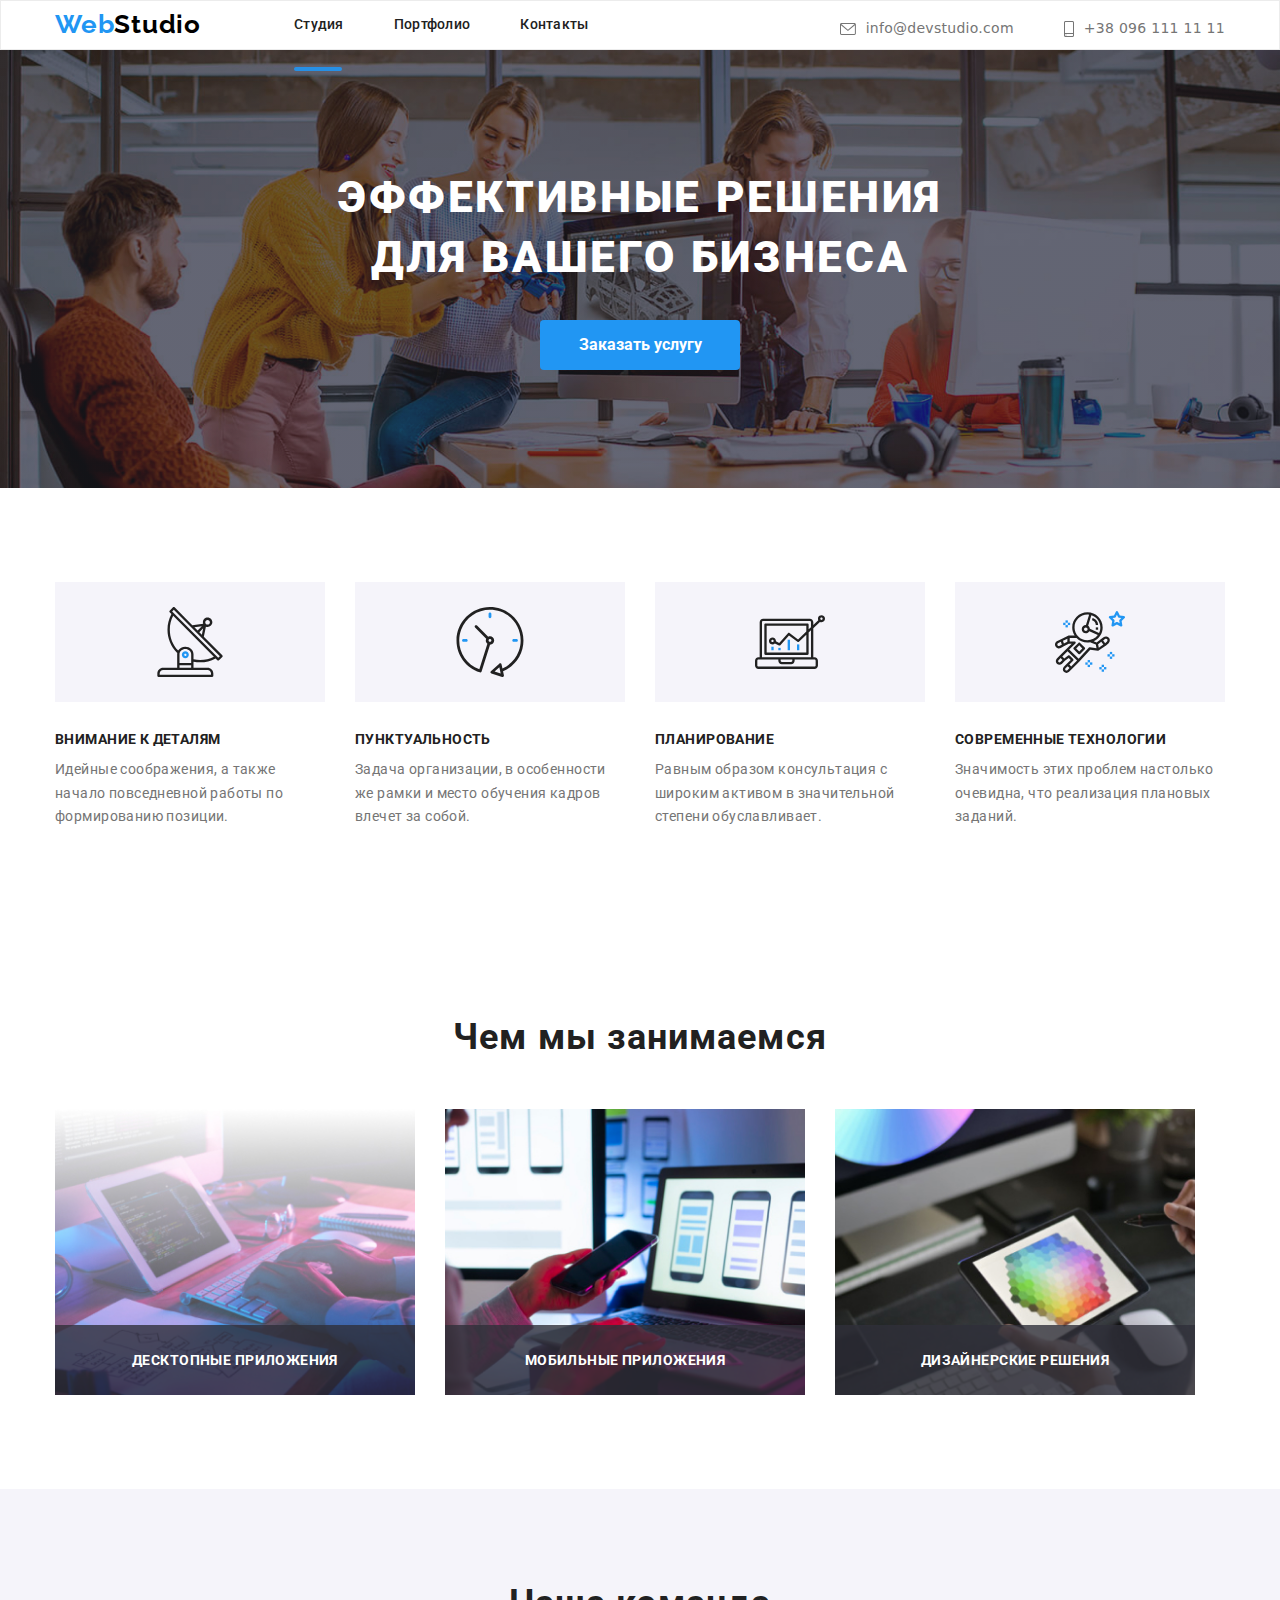
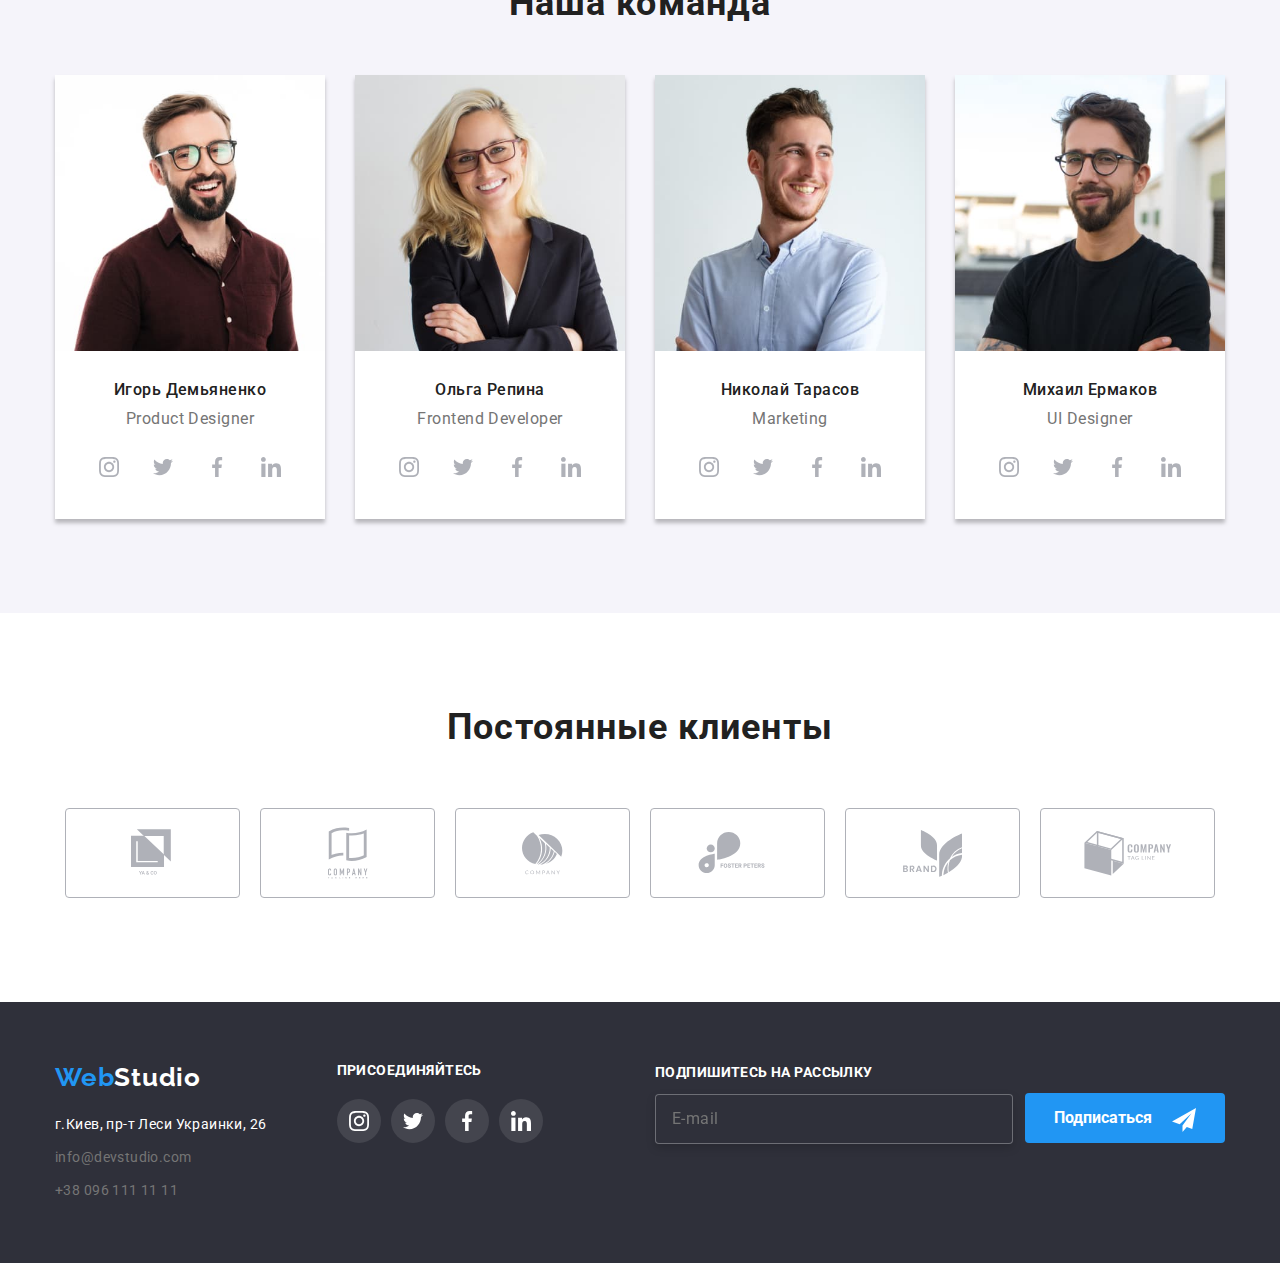
<file: index.html>
<!DOCTYPE html>
<html lang="ru">
<head>
    <meta charset="UTF-8">
    <meta name="viewport" content="width=device-width, initial-scale=1.0">
    <title>WebStudio</title>
    <link rel="stylesheet" href="https://cdnjs.cloudflare.com/ajax/libs/modern-normalize/1.0.0/modern-normalize.min.css">
    <link rel="stylesheet" href="css/main.min.css"> 
    <link rel="preconnect" href="https://fonts.gstatic.com">
    <link href="https://fonts.googleapis.com/css2?family=Raleway:wght@400;700&family=Roboto:wght@400;500;700;900&display=swap" rel="stylesheet">
</head>
<body>                                
    <header class="header">
        <div class="container">
        <nav class="navigation">
            <a class="logo" href="/">
                <p class="logo-header">Web<span class="logo-studio">Studio</span></p>
        </a>
        <button type="button" class="menu-button is-open" aria-expanded="false" aria-controls="menu-container" data-menu-button>
            <svg width="40" height="40" aria-label="переключатель мобильного меню">
                <use class="icon-menu" href="./images/sprite-3.svg#icon-menu_24px"></use>
                <use class="icon-cross" href="./images/sprite-3.svg#icon-close_24px"></use>
            </svg>
        </button>
        <div class="menu-container" id="menu-container" data-menu>
           <div class="div-menu"> 
               <ul class="menu list">
                <li class="menu-list-item">
                    <a class="menu-list-link current" href="./index.html">Студия</a>
                </li>
                <li class="menu-list-item">
                    <a class="menu-list-link" href="./portfolio.html">Портфолио</a>
                </li>
                <li class="menu-list-item">
                    <a class="menu-list-link" href="">Контакты</a>
                </li>
            </ul>
            </div>
            <div class="div-address">
            <address class="address">
                <ul class="address-list list">
                    <li class="address-list-mail">
            
                        <a class="address-mail-link" href="mailto:info@devstudio.com">
                            <svg class="envelope-icon" width="16" height="12">
                                <use href="./images/sprite.svg#icon-envelope-1">
                                </use>
                            </svg>info@devstudio.com</a>
                    </li>
            
                    <li class="address-list-tel">
                        <a class="address-tel-link" href="tel:+380961111111">
                            <svg class="tel-icon" width="10" height="16">
                                <use href="./images/sprite.svg#icon-smartphone-1">
                                </use>
                            </svg>+38 096 111 11 11</a>
                    </li>
                </ul>
            </address>
            </div>
            </nav>
            </div>
        </div>
       
    </header>
    <main>
        <!--Hero-->
        <section class="hero section">
            <div class="container">
            <h1 class="hero-title">Эффективные решения<br> для вашего бизнеса</h1>
            <button class="first-button" type="button" data-modal-open>Заказать услугу</button>
            </div>
        </section>
        <!--особенности-->
       <section class="dignity section">
            <div class="container">
        <ul class="dignity-list list container">
            <li class="dignity-cardset">
                <h2 class="visually-hidden">Наши достоинства</h2>
                <div class="dignity-icon-frame">
                <svg class="dignity-icon" width="70" height="70">
                    <use href="./images/sprite.svg#icon-antenna-1"></use>
                </svg>
                </div>
                <h3 class="dignity-title">Внимание к деталям</h3>
                <p class="dignity-list-item">Идейные соображения, а также начало повседневной работы по формированию позиции.</p>
            </li>
            <li class="dignity-cardset">
                <div class="dignity-icon-frame">
                <svg class="dignity-icon" width="70" height="70">
                    <use href="./images/sprite.svg#icon-clock-1"></use>
                </svg>
                </div>
                <h3 class="dignity-title">Пунктуальность</h3>
                <p class="dignity-list-item">Задача организации, в особенности же рамки и место обучения кадров влечет за собой.</p>
            </li>
            <li class="dignity-cardset">
                <div class="dignity-icon-frame">
                <svg class="dignity-icon" width="70" height="70">
                    <use href="./images/sprite.svg#icon-diagram-1"></use>
                </svg>
                </div>
                <h3 class="dignity-title">Планирование</h3>
                <p class="dignity-list-item">Равным образом консультация с широким активом в значительной степени обуславливает.</p>
            </li>
            <li class="dignity-cardset">
                <div class="dignity-icon-frame">
                <svg class="dignity-icon" width="70" height="70">
                    <use href="./images/sprite.svg#icon-astronaut-1"></use>
                </svg>
                </div>
                <h3 class="dignity-title">Современные технологии</h3>
                <p class="dignity-list-item">Значимость этих проблем настолько очевидна, что реализация плановых заданий.</p>
            </li>
        </ul>
    </div>
        </section>
        <!--Чем мы занимаемся-->
       <section class="occupation section">
            <div class="container">
            <h2 class="occupation-title">Чем мы занимаемся</h2>
            <ul class="occupation-list list">
                <li class="occupation-list-img">
                    <div class="thumb">
                        <picture class="occupation-list-picture">
                            <source srcset="./images/what-we-do/desctop.jpg 1x, ./images/what-we-do/desctop@2x.jpg 2x" 
                            media="(min-width: 1200px)">
                            <img class="occupation-picture" src="./images/what-we-do/desctop.jpg" alt="вёрстка">
                        </picture>
                    
                <p class="label">ДЕСКТОПНЫЕ ПРИЛОЖЕНИЯ</p>
                </div>
                </li>
                <li class="occupation-list-img">
                    <div class="thumb">
                        <picture class="occupation-list-picture">
                            <source srcset="./images/what-we-do/mobile.jpg 1x, ./images/what-we-do/mobile@2x.jpg 2x" 
                            media="(min-width: 1200px)">
                            <img src="./images/what-we-do/mobile.jpg" alt="апликации">
                        </picture>
                    
                <p class="label">МОБИЛЬНЫЕ ПРИЛОЖЕНИЯ</p>
                </div>
                </li>
                <li class="occupation-list-img">
                    <div class="thumb">
                        <picture class="occupation-list-picture">
                            <source srcset="./images/what-we-do/design.jpg 1x, ./images/what-we-do/design@2x.jpg 2x" 
                        media="(min-width: 1200px)">
                            <img src="./images/what-we-do/design.jpg" alt="дизайн">
                        </picture>
                    
                <p class="label">ДИЗАЙНЕРСКИЕ РЕШЕНИЯ</p>
                </div>
                </li>
            </ul>
            </div>
        </section>
        <!--Наша команда-->
        <section class="team section">
            <div class="container">
            <h2 class="team-title">Наша команда</h2>
            <ul class="team list">
                <li class="team-list-member">
                    <picture class="team-meber-img">
                        <source srcset="./images/team-optimized/igor-mobile.jpg 1x,./images/team-optimized/igor-mobile@2x.jpg 2x"
                        media="(min-width: 320px)">
                        <source srcset="./images/team-optimized/igor-tablet.jpg 1x,./images/team-optimized/igor-tablet@2x.jpg 2x"
                            media="(min-width: 768px)">
                            <source srcset="./images/team-optimized/igor-desktop.jpg 1x,./images/team-optimized/igor-desktop@2x.jpg 2x"
                                media="(min-width: 768px)">
                        <img class="team-member-img" src="./images/team-optimized/igor-mobile.jpg" alt="Игорь">
                    </picture>
                    
                    <div class="team-member-list-wraper">
                    <h3 class="team-member-name">Игорь Демьяненко</h3>
                    <p class="team-member-position" lang="en">Product Designer</p>
                    <ul class="social-list list">
                        <li class="social-list-item">
                            <a class="social-list-link" href="">
                                <svg class="social-link-icon">
                                    <use href="./images/sprite.svg#icon-instagram-grey"></use>
                                </svg>
                            </a>
                        </li>
                        <li class="social-list-item">
                        <a class="social-list-link" href="">
                            <svg class="social-link-icon">
                                <use href="./images/sprite.svg#icon-twitter-grey"></use>
                            </svg>
                        </a>
                        </li>
                        <li class="social-list-item">
                            <a class="social-list-link" href="">
                                <svg class="social-link-icon">
                                    <use href="./images/sprite.svg#icon-facebook-grey"></use>
                                </svg>
                            </a>
                        </li>
                        <li class="social-list-item">
                            <a class="social-list-link" href="">
                                <svg class="social-link-icon">
                                    <use href="./images/sprite.svg#icon-linkedin-grey"></use>
                                </svg>
                            </a>
                        </li>
                    </ul>
                </div>
                </li>
                <li class="team-list-member">
                    <picture class="team-meber-img">
                        <source srcset="./images/team-optimized/olja-mobile.jpg 1x,./images/team-optimized/olja-mobile@2x.jpg 2x"
                            media="(min-width: 320px)">
                        <source srcset="./images/team-optimized/olja-tablet.jpg 1x,./images/team-optimized/olja-tablet@2x.jpg 2x"
                            media="(min-width: 768px)">
                        <source srcset="./images/team-optimized/olja-desktop.jpg 1x,./images/team-optimized/olja-desktop@2x.jpg 2x"
                            media="(min-width: 768px)">
                        <img class="team-member-img" src="./images/team-optimized/olja-mobile.jpg" alt="Ольга">
                    </picture>
                    <div class="team-member-list-wraper">
                    <h3 class="team-member-name">Ольга Репина</h3>
                    <p class="team-member-position" lang="en">Frontend Developer</p>
                    <ul class="social-list list">
                        <li class="social-list-item">
                            <a class="social-list-link" href="">
                                <svg class="social-link-icon">
                                    <use href="./images/sprite.svg#icon-instagram-grey"></use>
                                </svg>
                            </a>
                        </li>
                        <li class="social-list-item">
                            <a class="social-list-link" href="">
                                <svg class="social-link-icon">
                                    <use href="./images/sprite.svg#icon-twitter-grey"></use>
                                </svg>
                            </a>
                        </li>
                        <li class="social-list-item">
                            <a class="social-list-link" href="">
                                <svg class="social-link-icon">
                                    <use href="./images/sprite.svg#icon-facebook-grey"></use>
                                </svg>
                            </a>
                        </li>
                        <li class="social-list-item">
                            <a class="social-list-link" href="">
                                <svg class="social-link-icon">
                                    <use href="./images/sprite.svg#icon-linkedin-grey"></use>
                                </svg>
                            </a>
                        </li>
                    </ul>
                </div>
                </li>
                <li class="team-list-member">
                    <picture class="team-meber-img">
                        <source srcset="./images/team-optimized/nikolaj-mobile.jpg 1x,./images/team-optimized/nikolaj-mobile@2x.jpg 2x"
                            media="(min-width: 320px)">
                        <source srcset="./images/team-optimized/nikolaj-tablet.jpg 1x,./images/team-optimized/nikolaj-tablet@2x.jpg 2x"
                            media="(min-width: 768px)">
                        <source srcset="./images/team-optimized/nikolaj-desktop.jpg 1x,./images/team-optimized/nikolaj-desktop@2x.jpg 2x"
                            media="(min-width: 768px)">
                        <img class="team-member-img" src="./images/team-optimized/nikolaj-mobile.jpg" alt="Николай">
                    </picture>
                    <div class="team-member-list-wraper">
                    <h3 class="team-member-name">Николай Тарасов</h3>
                    <p class="team-member-position" lang="en">Marketing</p>
                    <ul class="social-list list">
                        <li class="social-list-item">
                            <a class="social-list-link" href="">
                                <svg class="social-link-icon">
                                    <use href="./images/sprite.svg#icon-instagram-grey"></use>
                                </svg>
                            </a>
                        </li>
                        <li class="social-list-item">
                            <a class="social-list-link" href="">
                                <svg class="social-link-icon">
                                    <use href="./images/sprite.svg#icon-twitter-grey"></use>
                                </svg>
                            </a>
                        </li>
                        <li class="social-list-item">
                            <a class="social-list-link" href="">
                                <svg class="social-link-icon">
                                    <use href="./images/sprite.svg#icon-facebook-grey"></use>
                                </svg>
                            </a>
                        </li>
                        <li class="social-list-item">
                            <a class="social-list-link" href="">
                                <svg class="social-link-icon">
                                    <use href="./images/sprite.svg#icon-linkedin-grey"></use>
                                </svg>
                            </a>
                        </li>
                    </ul>
                </div>
                </li>
                <li class="team-list-member">
                    <picture class="team-meber-img">
                        <source srcset="./images/team-optimized/mihail-mobile.jpg 1x,./images/team-optimized/mihail-mobile@2x.jpg 2x"
                            media="(min-width: 320px)">
                        <source srcset="./images/team-optimized/mihail-tablet.jpg 1x,./images/team-optimized/mihail-tablet@2x.jpg 2x"
                            media="(min-width: 768px)">
                        <source srcset="./images/team-optimized/mihail-desktop.jpg 1x,./images/team-optimized/mihail-desktop@2x.jpg 2x"
                            media="(min-width: 768px)">
                        <img class="team-member-img" src="./images/team-optimized/mihail-mobile.jpg" alt="Михаил">
                    </picture>
                    <div class="team-member-list-wraper">
                    <h3 class="team-member-name">Михаил Ермаков</h3>
                    <p class="team-member-position" lang="en">UI Designer</p>
                    <ul class="social-list list">
                        <li class="social-list-item">
                            <a class="social-list-link" href="">
                                <svg class="social-link-icon">
                                    <use href="./images/sprite.svg#icon-instagram-grey"></use>
                                </svg>
                            </a>
                        </li>
                        <li class="social-list-item">
                            <a class="social-list-link" href="">
                                <svg class="social-link-icon">
                                    <use href="./images/sprite.svg#icon-twitter-grey"></use>
                                </svg>
                            </a>
                        </li>
                        <li class="social-list-item">
                            <a class="social-list-link" href="">
                                <svg class="social-link-icon">
                                    <use href="./images/sprite.svg#icon-facebook-grey"></use>
                                </svg>
                            </a>
                        </li>
                        <li class="social-list-item">
                            <a class="social-list-link" href="">
                                <svg class="social-link-icon">
                                    <use href="./images/sprite.svg#icon-linkedin-grey"></use>
                                </svg>
                            </a>
                        </li>
                    </ul>
            </div>
                </li>
            </ul>
            </div>
             </section>

             <!--Постоянные клиенты-->
            <section class="clients section">
                 <div class="container">
                     <h2 class="clients-title">Постоянные клиенты</h2>
                     <ul class="clients-list list">
                         <li class="clients-set">
                             <a class="clients-link" href="">
                                 <svg class="clients-link-icon" width="44" height="49">
                                     <use href="./images/sprite.svg#icon-logo-1"></use>
                                    </svg>
                                </a>
                                
                         </li>
                         <li class="clients-set">
                             
                             <a class="clients-link" href="">
                                 <svg class="clients-link-icon" width="40" height="52">
                                     <use href="./images/sprite.svg#icon-logo-2"></use>
                                    </svg>
                                </a>
                
                         </li>
                         <li class="clients-set">
                             
                             <a class="clients-link" href="">
                                 <svg class="clients-link-icon" width="41" height="43">
                                     <use href="./images/sprite.svg#icon-logo-3"></use>
                                    </svg>
                                </a>
                                
                         </li>
                         <li class="clients-set">
                             
                             <a class="clients-link" href="">
                                 <svg class="clients-link-icon" width="80" height="42">
                                     <use href="./images/sprite.svg#icon-logo-4"></use>
                                    </svg>
                                </a>
                                
                         </li>
                         <li class="clients-set">
                             
                             <a class="clients-link" href="">
                                 <svg class="clients-link-icon" width="59" height="47">
                                     <use href="./images/sprite.svg#icon-logo-5"></use>
                                    </svg>
                                    
                                </a>
                         </li>
                         <li class="clients-set">
                             <a class="clients-link" href="">
                                 <svg class="clients-link-icon" width="88" height="45">
                                     <use href="./images/sprite.svg#icon-logo-6"></use>
                                    </svg>
                                </a>
                                
                         </li>
                     </ul>

                 </div>

             </section>
    </main>
    <footer class="footer">
        <div class="footer-wrapper container">
            <div class="footer-div">
        <div class="footer-navigation">
        <nav class="navigation footer-nav">
        <a class="logo" href="/">
            <p class="logo-footer">Web<span class="logo-footer-studio">Studio</span></p>
        </a></nav>
<address class="address list">
    <ul class="footer-address-list list">
        <li class=footer-address-list-map>
            <a class="footer-address-map-link" href="https://goo.gl/maps/H87yAJtTRJiRFjHU6" target="_blank">г.Киев, пр-т Леси Украинки, 26</a></li>
        <li class="footer-address-list-mail"><a class="footer-address-mail-link" href="mailto:info@devstudio.com">info@devstudio.com</a></li>
        <li class="footer-address-list-tel"><a class="footer-address-tel-link" href="tel:+380961111111">+38 096 111 11 11</a></li>
    </ul>
</address>
</div>

<div class="join">
    <h1 class="join-us">ПРИСОЕДИНЯЙТЕСЬ</h1>
<ul class="social-list-footer list">
    <li class="social-list-item-footer">
        <a class="social-list-link-footer" href="">
            <svg class="social-link-icon-footer">
                <use href="./images/sprite.svg#icon-instagram-grey"></use>
            </svg>
        </a>
    </li>
    <li class="social-list-item-footer">
        <a class="social-list-link-footer" href="">
            <svg class="social-link-icon-footer">
                <use href="./images/sprite.svg#icon-twitter-grey"></use>
            </svg>
        </a>
    </li>
    <li class="social-list-item-footer">
        <a class="social-list-link-footer" href="">
            <svg class="social-link-icon-footer">
                <use href="./images/sprite.svg#icon-facebook-grey"></use>
            </svg>
        </a>
    </li>
    <li class="social-list-item-footer">
        <a class="social-list-link-footer" href="">
            <svg class="social-link-icon-footer">
                <use href="./images/sprite.svg#icon-linkedin-grey"></use>
            </svg>
        </a>
    </li>
</ul>
</div>
</div>
<div class="sign">
    <form action="#"class="sign-us">
        <div class="sign-wraper">
        <label class="sign-us-field">Подпишитесь на рассылку<input type="text" name="user-email" class="sign-us-email" placeholder="E-mail">
        </label>
        
        <button type="button" class="sign-us-btm">Подписаться
            <svg class="sign-us-icon">
                <use href="./images/sprite2.svg#icon-icon-send"></use>
            </svg>
        </button>
        </div>
    </form>

</div>
</div>
    </footer>
    <div class="backdrop is-hidden" data-modal>
        <div class="modal">
            <b class="modal-form-name">Оставьте свои данные, мы вам перезвоним</b>
            <button type="button" class="close-button" data-modal-close>
            <svg class="button-close-icon">
                <use href="./images/sprite.svg#close"></use>
            </svg>
        </button>
        <form action="#" class="modal-form">
            <label class="modal-form-field">
                Имя
                <span class="modal-form-input-wrapper">
                <input type="text" name="user-name" class="modal-form-input">
                <svg class="modal-form-icon">
                    <use href="./images/sprite2.svg#icon-person"></use>
                </svg></span>
            </label>
        <label class="modal-form-field">
            Телефон
            <span class="modal-form-input-wrapper">
            <input type="tel" name="user-tel" class="modal-form-input">
            <svg class="modal-form-icon">
                <use href="./images/sprite2.svg#icon-phone">

            </use></svg></span>
        </label>
        <label class="modal-form-field">
            Почта
<span class="modal-form-input-wrapper">
            <input type="text" name="user-email" class="modal-form-input">
            <svg class="modal-form-icon">
                <use href="./images/sprite2.svg#icon-email" width="18" height="18">
                </use></svg></span>
        </label>
        <label class="modal-form-field">
            Коментарий
            <textarea class="modal-form-message" name="user-message" placeholder="Введите текст"></textarea>
        </label>
        <input id="user-policy" type="checkbox" name="user-policy" value="accept-policy" class="modal-form-policy visually-hidden">
        <label for="user-policy" class="modal-form-policy-text">Соглашаюсь с рассылкой и принимаю <a href="#">Условия договора</a>
        </label>
        <button type="submit" class="modal-form-button">Отправить</button>
        </form>
    
        </div>
    </div>
<script src="./js/modal.js"></script>
</body>
</html>
</file>
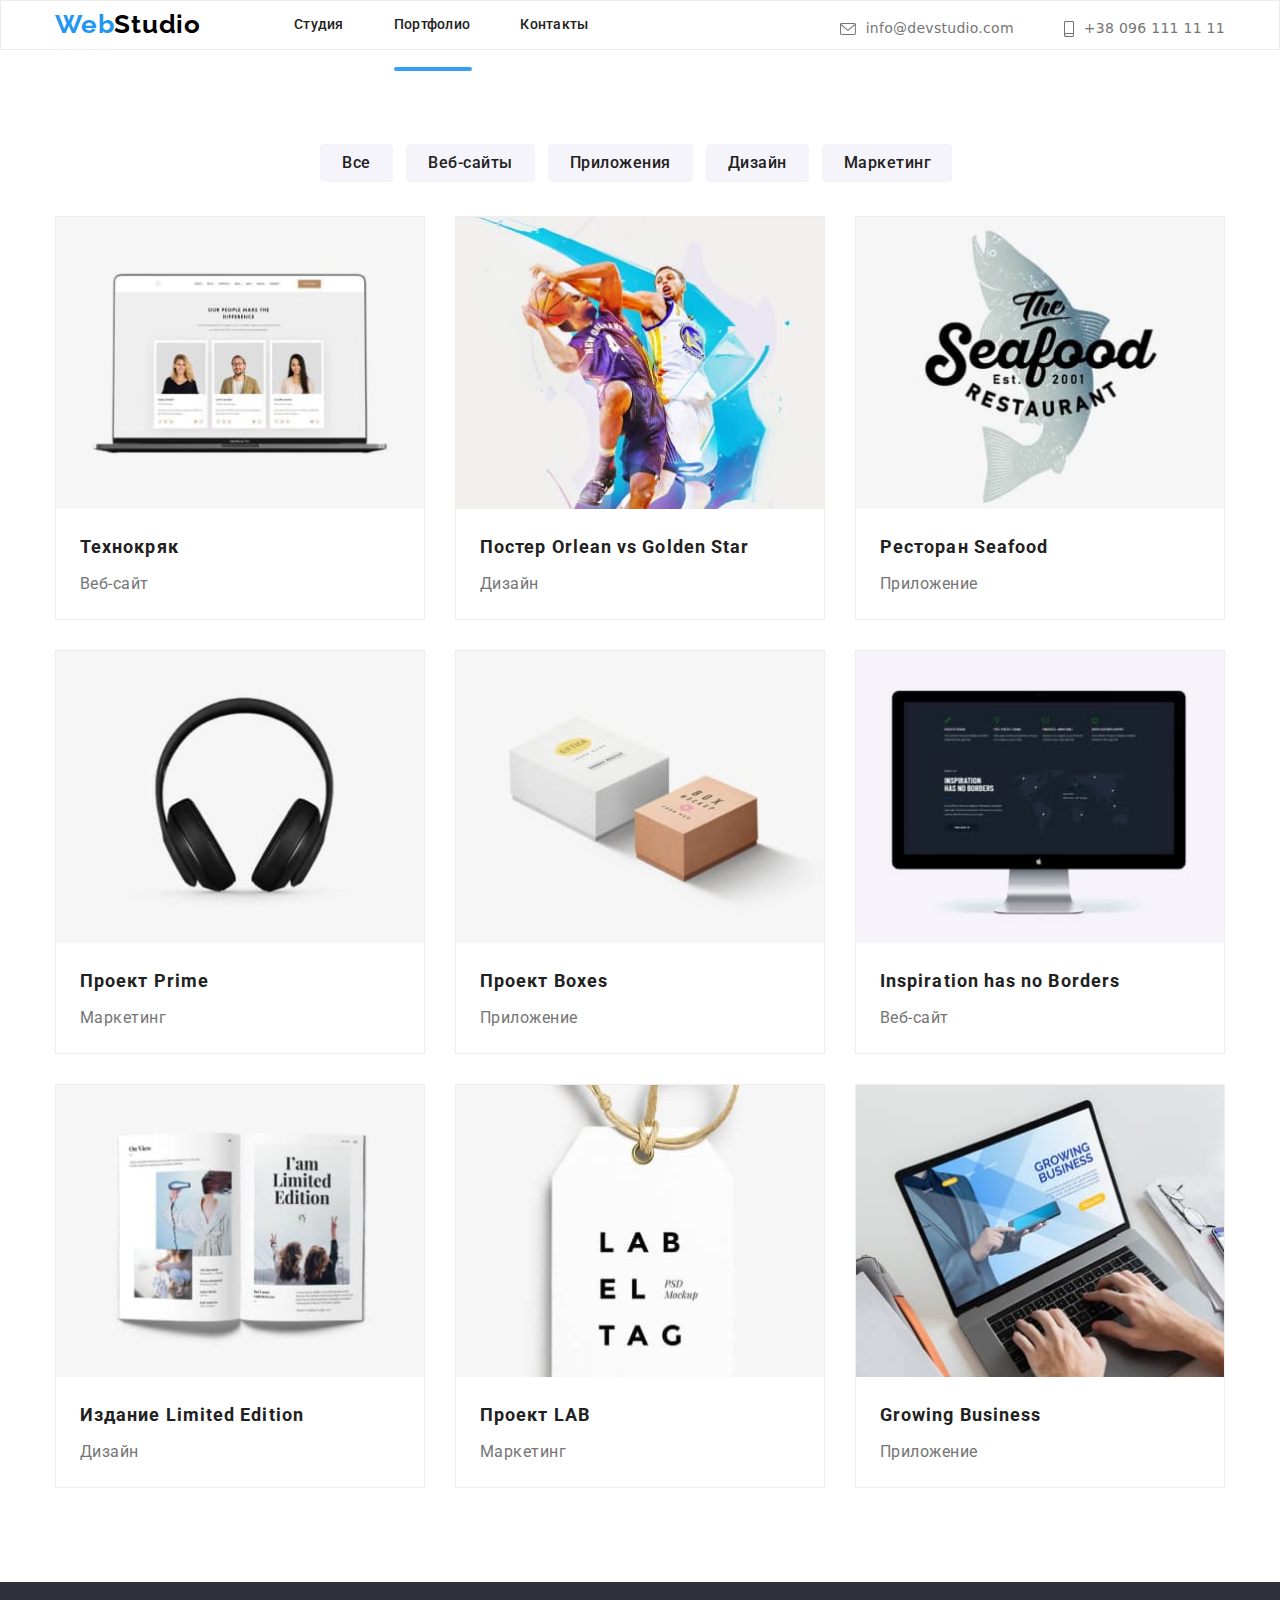
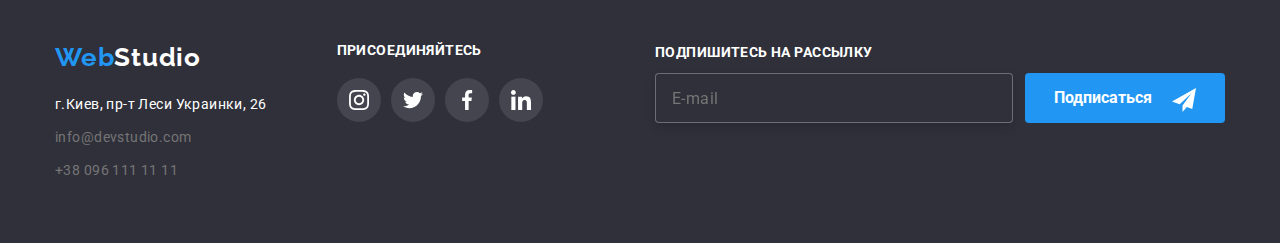
<file: portfolio.html>
<!DOCTYPE html>
<html lang="ru">

<head>
    <meta charset="UTF-8">
    <meta name="viewport" content="width=device-width, initial-scale=1.0">
    <title>WebStudio</title>
    <link rel="stylesheet"
        href="https://cdnjs.cloudflare.com/ajax/libs/modern-normalize/1.0.0/modern-normalize.min.css">
    <link rel="stylesheet" href="css/portfolio.min.css">
    <link rel="preconnect" href="https://fonts.gstatic.com">
    <link href="https://fonts.googleapis.com/css2?family=Raleway:wght@400;700&family=Roboto:wght@400;500;700;900&display=swap" rel="stylesheet">
    
</head>

<body>
    
    <header class="header">
        <div class="container">
            <nav class="navigation">
                <a class="logo" href="/">
                    <p class="logo-header">Web<span class="logo-studio">Studio</span></p>
                </a>
                <button type="button" class="menu-button is-open" aria-expanded="false" aria-controls="menu-container" data-menu-button>
                    <svg width="40" height="40" aria-label="переключатель мобильного меню">
                        <use class="icon-menu" href="./images/sprite-3.svg#icon-menu_24px"></use>
                        <use class="icon-cross" href="./images/sprite-3.svg#icon-close_24px"></use>
                    </svg>
                </button>
                <div class="menu-container" id="menu-container" data-menu>
                    <div class="div-menu">
                        <ul class="menu list">
                            <li class="menu-list-item">
                                <a class="menu-list-link" href="./index.html">Студия</a>
                            </li>
                            <li class="menu-list-item">
                                <a class="menu-list-link  current-portfolio" href="./portfolio.html">Портфолио</a>
                            </li>
                            <li class="menu-list-item">
                                <a class="menu-list-link" href="">Контакты</a>
                            </li>
                        </ul>
                    </div>
                    <div class="div-address">
                        <address class="address">
                            <ul class="address-list list">
                                <li class="address-list-mail">
    
                                    <a class="address-mail-link" href="mailto:info@devstudio.com">
                                        <svg class="envelope-icon" width="16" height="12">
                                            <use href="./images/sprite.svg#icon-envelope-1">
                                            </use>
                                        </svg>info@devstudio.com</a>
                                </li>
    
                                <li class="address-list-tel">
                                    <a class="address-tel-link" href="tel:+380961111111">
                                        <svg class="tel-icon" width="10" height="16">
                                            <use href="./images/sprite.svg#icon-smartphone-1">
                                            </use>
                                        </svg>+38 096 111 11 11</a>
                                </li>
                            </ul>
                        </address>
                </div>
            </nav>
        </div>
        </div>
    
    </header>
    <main>
        <section class="section-portfolio">
            <h1 class="portfolio" hidden>Портфолио</h1>
<div class="buttons-portfolio container">
    <button class="button-list all" type="button">Все</button>
    <button class="button-list web" type="button">Веб-сайты</button>
    <button class="button-list application" type="button">Приложения</button>
    <button class="button-list design" type="button">Дизайн</button>
    <button class="button-list marketing" type="button">Маркетинг</button>
</div>
<div class="container">
<ul class="gallery list">
    <li class="gallery-list">
        <a class="gallery-link" href="">
        <div class="image-container">
            <picture class="portfolio-img">
                <source
                        srcset="./images/Portfolio-optimized/portfolio-desktop-1.jpg 1x, ./images/Portfolio-optimized/portfolio-desktop-1@2x.jpg 2x"
                        media="(min-width: 1200px)">
                        <source
                    srcset="./images/Portfolio-optimized/portfolio-tablet-1.jpg 1x, ./images/Portfolio-optimized/portfolio-tablet-1@2x.jpg 2x"
                    media="(min-width: 768px)">
                <source srcset="./images/Portfolio-optimized/portfolio-mobile-1.jpg 1x, ./images/Portfolio-optimized/portfolio-mobile-1@2x.jpg 2x" 
                media="(min-width: 320px)">
                
                    
                <img class="gallery-list-img" src="./images/Portfolio-optimized/portfolio-mobile-1.jpg" alt="Веб-сайт">
            </picture>
        
        
        <div class="overlay">
            <p class="overlay-text">Технокряк это современная площадка распространения коронавируса. Компании используют эту
            платформу для цифрового
            шпионажа и атак на защищённые сервера конкурентов.</p>
        </div>
        </div>
        <div class="gallery-list-wraper">
            <h2 class="gallery-list-name">Технокряк</h2>
        <p class="gallery-list-description">Веб-сайт</p>
    </div>
</a>
</li>
    <li class="gallery-list">
        <a class="gallery-link" href="">
        <div class="image-container">
        <picture class="portfolio-img">
            <source
                srcset="./images/Portfolio-optimized/portfolio-desktop-2.jpg 1x, ./images/Portfolio-optimized/portfolio-desktop-2@2x.jpg 2x"
                media="(min-width: 1200px)">
            
            <source
                srcset="./images/Portfolio-optimized/portfolio-tablet-2.jpg 1x, ./images/Portfolio-optimized/portfolio-tablet-2@2x.jpg 2x"
                media="(min-width: 768px)">
            <source
                srcset="./images/Portfolio-optimized/portfolio-mobile-2.jpg 1x, ./images/Portfolio-optimized/portfolio-mobile-2@2x.jpg 2x"
                media="(min-width: 320px)">
            <img class="gallery-list-img" src="./images/Portfolio-optimized/portfolio-mobile-2.jpg" alt="Дизайн">
        </picture>
        
    <div class="overlay">
        <p class="overlay-text">Технокряк это современная площадка распространения коронавируса. Компании используют эту
            платформу для цифрового
            шпионажа и атак на защищённые сервера конкурентов.</p>
    </div>
        </div>
        <div class="gallery-list-wraper">
            <h2 class="gallery-list-name">Постер Orlean vs Golden Star</h2>
        <p class="gallery-list-description">Дизайн</p>
    </div>
        </a>
    </li>
    <li class="gallery-list">
        <a class="gallery-link" href="">
        <div class="image-container">
        <picture class="portfolio-img">
            <source
                srcset="./images/Portfolio-optimized/portfolio-desktop-3.jpg 1x, ./images/Portfolio-optimized/portfolio-desktop-3@2x.jpg 2x"
                media="(min-width: 1200px)">
                <source
                srcset="./images/Portfolio-optimized/portfolio-tablet-3.jpg 1x, ./images/Portfolio-optimized/portfolio-tablet-3@2x.jpg 2x"
                media="(min-width: 768px)">
            <source
                srcset="./images/Portfolio-optimized/portfolio-mobile-3.jpg 1x, ./images/Portfolio-optimized/portfolio-mobile-3@2x.jpg 2x"
                media="(min-width: 320px)">
            
            
            <img class="gallery-list-img" src="./images/Portfolio-optimized/portfolio-mobile-3.jpg" alt="Приложение">
        </picture>
    <div class="overlay">
        <p class="overlay-text">Технокряк это современная площадка распространения коронавируса. Компании используют эту
            платформу для цифрового
            шпионажа и атак на защищённые сервера конкурентов.</p>
    </div>
        </div>
        <div class="gallery-list-wraper">
            <h2 class="gallery-list-name">Ресторан Seafood</h2>
        <p class="gallery-list-description">Приложение</p>
    </div>
        </a>
    </li>
    <li class="gallery-list">
        <a class="gallery-link" href="">
        <div class="image-container">
        <picture class="portfolio-img">
            <source
                srcset="./images/Portfolio-optimized/portfolio-desktop-4.jpg 1x, ./images/Portfolio-optimized/portfolio-desktop-4@2x.jpg 2x"
                media="(min-width: 1200px)">
            <source
                srcset="./images/Portfolio-optimized/portfolio-tablet-4.jpg 1x, ./images/Portfolio-optimized/portfolio-tablet-4@2x.jpg 2x"
                media="(min-width: 768px)">
              <source
                srcset="./images/Portfolio-optimized/portfolio-mobile-4.jpg 1x, ./images/Portfolio-optimized/portfolio-mobile-4@2x.jpg 2x"
                media="(min-width: 320px)">
            <img class="gallery-list-img" src="./images/Portfolio-optimized/portfolio-mobile-4.jpg" alt="Маркетинг">
        </picture>
        <div class="overlay">
            <p class="overlay-text">Технокряк это современная площадка распространения коронавируса. Компании используют эту
                платформу для цифрового
                шпионажа и атак на защищённые сервера конкурентов.</p>
        </div>
        </div>
        <div class="gallery-list-wraper">
            <h2 class="gallery-list-name">Проект Prime</h2>
        <p class="gallery-list-description">Маркетинг</p>
    </div>
        </a>
    </li>
    <li class="gallery-list">
        <a class="gallery-link" href="">
        <div class="image-container">
        <picture class="portfolio-img">
            <source
                srcset="./images/Portfolio-optimized/portfolio-desktop-5.jpg 1x, ./images/Portfolio-optimized/portfolio-desktop-5@2x.jpg 2x"
                media="(min-width: 1200px)">
                <source
                srcset="./images/Portfolio-optimized/portfolio-tablet-5.jpg 1x, ./images/Portfolio-optimized/portfolio-tablet-5@2x.jpg 2x"
                media="(min-width: 768px)">
            <source
                srcset="./images/Portfolio-optimized/portfolio-mobile-5.jpg 1x, ./images/Portfolio-optimized/portfolio-mobile-5@2x.jpg 2x"
                media="(min-width: 320px)">
            
            
            <img class="gallery-list-img" src="./images/Portfolio-optimized/portfolio-mobile-5.jpg" alt="Приложение">
        </picture>
        <div class="overlay">
            <p class="overlay-text">Технокряк это современная площадка распространения коронавируса. Компании используют эту
                платформу для цифрового
                шпионажа и атак на защищённые сервера конкурентов.</p>
        </div>
        </div>
        <div class="gallery-list-wraper">
            <h2 class="gallery-list-name">Проект Boxes</h2>
        <p class="gallery-list-description">Приложение</p>
    </div>
        </a>
    </li>
    <li class="gallery-list">
        <a class="gallery-link" href="">
        <div class="image-container">
        <picture class="portfolio-img">
            <source
                srcset="./images/Portfolio-optimized/portfolio-desktop-6.jpg 1x, ./images/Portfolio-optimized/portfolio-desktop-6@2x.jpg 2x"
                media="(min-width: 1200px)">
                <source
                srcset="./images/Portfolio-optimized/portfolio-tablet-6.jpg 1x, ./images/Portfolio-optimized/portfolio-tablet-6@2x.jpg 2x"
                media="(min-width: 768px)">
            <source
                srcset="./images/Portfolio-optimized/portfolio-mobile-6.jpg 1x, ./images/Portfolio-optimized/portfolio-mobile-6@2x.jpg 2x"
                media="(min-width: 320px)">
            
            <img class="gallery-list-img" src="./images/Portfolio-optimized/portfolio-mobile-6.jpg" alt="Веб-сайт">
        </picture>
        <div class="overlay">
            <p class="overlay-text">Технокряк это современная площадка распространения коронавируса. Компании используют эту
                платформу для цифрового
                шпионажа и атак на защищённые сервера конкурентов.</p>
        </div>
        </div>
        <div class="gallery-list-wraper">
            <h2 class="gallery-list-name">Inspiration has no Borders</h2>
        <p class="gallery-list-description">Веб-сайт</p>
    </div>
        </a>
    </li>
    <li class="gallery-list">
        <a class="gallery-link" href="">
        <div class="image-container">
        <picture class="portfolio-img">
            <source
                srcset="./images/Portfolio-optimized/portfolio-desktop-7.jpg 1x, ./images/Portfolio-optimized/portfolio-desktop-7@2x.jpg 2x"
                media="(min-width: 1200px)">
            
            <source
                srcset="./images/Portfolio-optimized/portfolio-tablet-7.jpg 1x, ./images/Portfolio-optimized/portfolio-tablet-7@2x.jpg 2x"
                media="(min-width: 768px)">
            <source
                srcset="./images/Portfolio-optimized/portfolio-mobile-7.jpg 1x, ./images/Portfolio-optimized/portfolio-mobile-7@2x.jpg 2x"
                media="(min-width: 320px)">
            <img class="gallery-list-img" src="./images/Portfolio-optimized/portfolio-mobile-7.jpg" alt="Дизайн">
        </picture>
        <div class="overlay">
            <p class="overlay-text">Технокряк это современная площадка распространения коронавируса. Компании используют эту
                платформу для цифрового
                шпионажа и атак на защищённые сервера конкурентов.</p>
        </div>
        </div>
        <div class="gallery-list-wraper">
            <h2 class="gallery-list-name">Издание Limited Edition</h2>
        <p class="gallery-list-description">Дизайн</p>
    </div>
        </a>
    </li>
    <li class="gallery-list">
        <a class="gallery-link" href="">
        <div class="image-container">
        <picture class="portfolio-img">
            
            <source
                srcset="./images/Portfolio-optimized/portfolio-desktop-8.jpg 1x, ./images/Portfolio-optimized/portfolio-desktop-8@2x.jpg 2x"
                media="(min-width: 1200px)">
                <source
                srcset="./images/Portfolio-optimized/portfolio-tablet-8.jpg 1x, ./images/Portfolio-optimized/portfolio-tablet-8@2x.jpg 2x"
                media="(min-width: 768px)">
                <source
                srcset="./images/Portfolio-optimized/portfolio-mobile-8.jpg 1x, ./images/Portfolio-optimized/portfolio-mobile-8@2x.jpg 2x"
                media="(min-width: 320px)">
            <img class="gallery-list-img" src="./images/Portfolio-optimized/portfolio-mobile-8.jpg" alt="Маркетинг">
        </picture>
        <div class="overlay">
            <p class="overlay-text">Технокряк это современная площадка распространения коронавируса. Компании используют эту
                платформу для цифрового
                шпионажа и атак на защищённые сервера конкурентов.</p>
        </div>
        </div>
        <div class="gallery-list-wraper">
            <h2 class="gallery-list-name">Проект LAB</h2>
        <p class="gallery-list-description">Маркетинг</p>
    </div>
        </a>
    </li>
    <li class="gallery-list">
        <a class="gallery-link" href="">
        <div class="image-container">
        <picture class="portfolio-img">
            <source
                srcset="./images/Portfolio-optimized/portfolio-desktop-9.jpg 1x, ./images/Portfolio-optimized/portfolio-desktop-9@2x.jpg 2x"
                media="(min-width: 1200px)">
                <source
                srcset="./images/Portfolio-optimized/portfolio-tablet-9.jpg 1x, ./images/Portfolio-optimized/portfolio-tablet-9@2x.jpg 2x"
                media="(min-width: 768px)">
                <source
                srcset="./images/Portfolio-optimized/portfolio-mobile-9.jpg 1x, ./images/Portfolio-optimized/portfolio-mobile-9@2x.jpg 2x"
                media="(min-width: 320px)">
            <img class="gallery-list-img" src="./images/Portfolio-optimized/portfolio-mobile-9.jpg" alt="Приложение">
        </picture>
        <div class="overlay">
            <p class="overlay-text">Технокряк это современная площадка распространения коронавируса. Компании используют эту
                платформу для цифрового
                шпионажа и атак на защищённые сервера конкурентов.</p>
        </div>
    </div>
        <div class="gallery-list-wraper">
            <h2 class="gallery-list-name">Growing Business</h2>
        <p class="gallery-list-description">Приложение</p>
    </div>
    </a>
    </li>
</ul>
</section>
    </main>
    <footer class="footer">
        <div class="footer-wrapper container">
            <div class="footer-div">
        <div class="footer-navigation">
        <nav class="navigation footer-nav">
        <a class="logo" href="/">
            <p class="logo-footer">Web<span class="logo-footer-studio">Studio</span></p>
        </a></nav>
<address class="address list">
    <ul class="footer-address-list list">
        <li class=footer-address-list-map>
            <a class="footer-address-map-link" href="https://goo.gl/maps/H87yAJtTRJiRFjHU6" target="_blank">г.Киев, пр-т Леси Украинки, 26</a></li>
        <li class="footer-address-list-mail"><a class="footer-address-mail-link" href="mailto:info@devstudio.com">info@devstudio.com</a></li>
        <li class="footer-address-list-tel"><a class="footer-address-tel-link" href="tel:+380961111111">+38 096 111 11 11</a></li>
    </ul>
</address>
</div>

<div class="join">
    <h1 class="join-us">ПРИСОЕДИНЯЙТЕСЬ</h1>
<ul class="social-list-footer list">
    <li class="social-list-item-footer">
        <a class="social-list-link-footer" href="">
            <svg class="social-link-icon-footer">
                <use href="./images/sprite.svg#icon-instagram-grey"></use>
            </svg>
        </a>
    </li>
    <li class="social-list-item-footer">
        <a class="social-list-link-footer" href="">
            <svg class="social-link-icon-footer">
                <use href="./images/sprite.svg#icon-twitter-grey"></use>
            </svg>
        </a>
    </li>
    <li class="social-list-item-footer">
        <a class="social-list-link-footer" href="">
            <svg class="social-link-icon-footer">
                <use href="./images/sprite.svg#icon-facebook-grey"></use>
            </svg>
        </a>
    </li>
    <li class="social-list-item-footer">
        <a class="social-list-link-footer" href="">
            <svg class="social-link-icon-footer">
                <use href="./images/sprite.svg#icon-linkedin-grey"></use>
            </svg>
        </a>
    </li>
</ul>
</div>
</div>
<div class="sign">
    <form action="#"class="sign-us">
        <div class="sign-wraper">
        <label class="sign-us-field">Подпишитесь на рассылку<input type="text" name="user-email" class="sign-us-email" placeholder="E-mail">
        </label>
        
        <button type="button" class="sign-us-btm">Подписаться
            <svg class="sign-us-icon">
                <use href="./images/sprite2.svg#icon-icon-send"></use>
            </svg>
        </button>
        </div>
    </form>

</div>
</div>
<div data-modal-open data-modal-close></div>
    </footer>
    <script src="./js/modal.js"></script>
    </body>
    </html>
</file>
<file: css/main.min.css>
.container{width:100%;padding:0 15px}@media screen and (min-width: 480px){.container{margin:0 auto}}@media screen and (min-width: 768px){.container{max-width:768px;margin:0 auto}}@media screen and (min-width: 1200px){.container{max-width:1200px;margin:0 auto}}.address{font-style:normal}.list{list-style:none}h1,h2,h3{margin:0}ul{margin:0;padding:0}p{margin:0}img{display:block;max-width:100%;height:auto}.section{padding-top:60px;padding-bottom:60px}@media screen and (min-width: 768px){.section{padding-top:60px;padding-bottom:60px}}@media screen and (min-width: 1200px){.section{padding-top:94px;padding-bottom:94px}}.visually-hidden{position:absolute !important;clip:rect(1px 1px 1px 1px);clip:rect(1px 1px 1px 1px);padding:0 !important;border:0 !important;height:1px !important;width:1px !important;overflow:hidden}.first-button{width:200px;height:50px;border-radius:4px;font-family:"Roboto", sans-serif;font-weight:700;font-size:16px;line-height:1.87;color:#ffffff;background-color:#2196f3;cursor:pointer;border:none}.first-button{display:block;margin:0 auto}.buttons{text-align:center}.header{position:relative;display:flex;align-items:center;padding-bottom:2px;border:1px solid #ececec}.header .container{display:flex;align-items:center}@media screen and (min-width: 320px) and (max-width: 767px){.header{padding:10px 0}}.navigation{display:flex;width:100%;justify-content:space-between;align-items:center}.header .logo{margin-right:93px}@media screen and (min-width: 768px) and (max-width: 1199px){.header .logo{margin-right:45px}}.logo-studio{font-family:"Raleway", sans-serif;font-weight:700;font-size:26px;line-height:1.19;letter-spacing:0.03em;color:#000000}.logo-header{font-family:"Raleway", sans-serif;font-weight:700;font-size:26px;line-height:1.19;letter-spacing:0.03em;color:#2196f3}@media screen and (min-width: 320px) and (max-width: 767px){.menu-list-item{margin:auto;margin-top:40px}}.menu-list-item:not(:last-child){margin-right:50px}@media screen and (min-width: 320px) and (max-width: 767px){.menu-list-item:not(:last-child){margin-right:0}}@media screen and (min-width: 320px) and (max-width: 767px){.address-list{display:flex;align-items:center;flex-direction:column}}.header .address{margin-left:auto}.div-address{margin-left:30px}@media screen and (min-width: 320px) and (max-width: 767px){.div-address{margin-left:0;margin-top:60px;padding-bottom:60px}}.address-list-mail{margin-right:50px}@media screen and (min-width: 320px) and (max-width: 767px){.address-list-mail{margin-right:0}}.menu-list-link{box-sizing:border-box;font-family:"Roboto", sans-serif;font-weight:500;font-size:14px;line-height:1.14;letter-spacing:0.02em;color:#212121;text-decoration:none;transition:all 250ms cubic-bezier(0.4, 0, 0.2, 1)}.menu-list-link:hover,.menu-list-link:focus{color:#2196f3}.address-mail-link,.address-tel-link{font-family:#2196f3;font-weight:500;font-size:14px;line-height:1.14;letter-spacing:0.02em;color:#757575;margin:10px 0;text-decoration:none;transition:all 250ms cubic-bezier(0.4, 0, 0.2, 1)}.address-mail-link:hover,.address-mail-link:focus{color:#2196f3}.address-tel-link:hover,.address-tel-link:focus{color:#2196f3}.address-mail-link:hover .envelope-icon,.address-mail-link:focus .envelope-icon{fill:#2196f3}.tel-icon,.envelope-icon{transition:all 250ms cubic-bezier(0.4, 0, 0.2, 1)}.address-tel-link:hover .tel-icon,.address-tel-link:focus .tel-icon{fill:#2196f3}.address-mail-link,.address-tel-link{display:flex;align-items:center}.envelope-icon,.tel-icon{margin-right:10px;fill:#757575}@media screen and (min-width: 320px) and (max-width: 767px){.current,.current-portfolio{border-bottom:4px solid rgba(33,150,243,0.9);padding-bottom:8px}}.current::after{content:"";position:absolute;margin-top:33px;width:48px;height:4px;border-radius:2px;background-color:rgba(33,150,243,0.9)}@media screen and (min-width: 768px){.current::after{display:block}}@media screen and (min-width: 320px) and (max-width: 767px){.current::after{display:none}}@media screen and (min-width: 767px) and (max-width: 1199px){.current::after{margin-top:25px}}.current-portfolio::after{display:block;content:"";position:absolute;margin-top:33px;width:78px;height:4px;border-radius:2px;background-color:rgba(33,150,243,0.9)}@media screen and (min-width: 768px){.current-portfolio::after{display:block}}@media screen and (min-width: 320px) and (max-width: 767px){.current-portfolio::after{display:none}}@media screen and (min-width: 767px) and (max-width: 1199px){.current-portfolio::after{margin-top:25px}}.menu-button{display:inline-flex;border:none;background:transparent}@media screen and (min-width: 768px){.menu-button{display:none}}.menu-button .icon-cross{display:block}.menu-button.is-open .icon-menu{display:block}.menu-button.is-open .icon-cross{display:none}.menu-button .icon-menu{display:none}.menu-container{background:#ffffff;padding:20px;text-align:center;font-size:20px;z-index:99;width:100%;justify-content:space-between}@media screen and (max-width: 1280px){.menu-container{padding:10px 0 0 0}}.menu-container.is-open{display:block}@media screen and (max-width: 767px){.menu-container{display:none;position:absolute;top:100%;left:0;width:100%;box-shadow:0px 4px 8px rgba(0,0,0,0.04),0px 2px 4px rgba(0,0,0,0.08),0px 1px 3px rgba(0,0,0,0.16)}}@media screen and (min-width: 768px){.menu-container{display:flex}}@media screen and (min-width: 768px){.menu{display:flex}}@media screen and (min-width: 1200px){.address-list{display:flex}}@media screen and (min-width: 768px) and (max-width: 1199px){.div-menu{margin-top:15px;margin-right:30px}}.menu-button:focus .icon-menu,.menu-button:focus .icon-menu{fill:#2196f3}.menu-button:focus .icon-cross,.menu-button:focus .icon-cross{fill:#2196f3}.hero{padding-top:118px;padding-bottom:118px;padding-left:45px;padding-right:45px}.hero-title{font-family:"Roboto", sans-serif;font-weight:900;font-size:26px;line-height:1.62;text-align:center;letter-spacing:0.06em;text-transform:uppercase;color:#ffffff;margin-bottom:32px}@media screen and (min-device-pixel-ratio: 2) and (min-width: 320px) and (max-width: 767px), screen and (min-resolution: 192dpi) and (min-width: 320px), screen and (min-resolution: 2dppx) and (min-width: 320px){.hero{background-image:linear-gradient(rgba(47,48,58,0.4), rgba(47,48,58,0.4)),url("../images/hero-mobile@2x.jpg")}}@media screen and (min-width: 320px) and (max-width: 767px){.hero{background-image:linear-gradient(rgba(47,48,58,0.4), rgba(47,48,58,0.4)),url("../images/hero-mobile.jpg");background-repeat:no-repeat;background-size:cover}}@media screen and (min-width: 768px) and (max-width: 1199px){.hero{background-image:linear-gradient(rgba(47,48,58,0.4), rgba(47,48,58,0.4)),url("../images/hero-tablet.jpg");background-repeat:no-repeat;background-size:cover;padding-top:118px;padding-bottom:118px}}@media screen and (min-device-pixel-ratio: 2) and (min-width: 768px) and (max-width: 767px), screen and (min-resolution: 192dpi) and (min-width: 768px), screen and (min-resolution: 2dppx) and (min-width: 768px){.hero{background-image:linear-gradient(rgba(47,48,58,0.4), rgba(47,48,58,0.4)),url("../images/Hero-tablet@2x.jpg")}}@media screen and (min-width: 1200px){.hero{background-image:linear-gradient(rgba(47,48,58,0.4), rgba(47,48,58,0.4)),url("../images/bg.jpg");background-repeat:no-repeat;background-size:cover;padding-top:118px;padding-bottom:118px}.hero-title{font-size:44px;line-height:1.36}}@media screen and (min-device-pixel-ratio: 2) and (min-width: 1200px) and (max-width: 767px), screen and (min-resolution: 192dpi) and (min-width: 1200px), screen and (min-resolution: 2dppx) and (min-width: 1200px){.hero{background-image:linear-gradient(rgba(47,48,58,0.4), rgba(47,48,58,0.4)),url("../images/bg@2x.jpg")}}.dignity-title{font-family:"Roboto",sans-serif;font-weight:700;font-size:14px;line-height:1.14;letter-spacing:0.03em;text-transform:uppercase;color:#212121;margin-bottom:10px}.dignity-list-item{font-family:"Roboto",sans-serif;font-weight:400;font-size:14px;line-height:1.71;letter-spacing:0.03em;color:#757575}@media screen and (min-width: 320px) and (max-width: 767px){.dignity-icon-frame{display:flex;justify-content:center;align-items:center;height:120px;background-color:#f5f4fa;margin-bottom:30px;padding-left:15px;padding-right:15px}.dignity-title{text-align:center}}@media screen and (min-width: 768px) and (max-width: 1199px){.dignity-list{display:flex;flex-wrap:wrap}.dignity-cardset{width:330px;height:251px;margin:10px}.dignity-icon-frame{display:flex;justify-content:center;align-items:center;height:120px;background-color:#f5f4fa;margin-bottom:30px}}@media screen and (min-width: 1200px){.dignity .container{display:flex;align-items:center}.dignity-list{display:flex;padding:0}.dignity-list li{max-width:270px}.dignity-list li:not(:last-child){margin-right:30px}.dignity-title{font-family:"Roboto",sans-serif;font-weight:700;font-size:14px;line-height:1.14;letter-spacing:0.03em;text-transform:uppercase;color:#212121;margin-bottom:10px}.dignity-list-item{font-family:"Roboto",sans-serif;font-weight:400;font-size:14px;line-height:1.71;letter-spacing:0.03em;color:#757575}.dignity-icon-frame{display:flex;justify-content:center;align-items:center;width:270px;height:120px;background-color:#f5f4fa;margin-bottom:30px}}@media screen and (min-width: 320px) and (max-width: 1199px){.occupation{display:none}}@media screen and (min-width: 1200px){.occupation-title,.team-title,.clients-title{font-family:"Roboto", sans-serif;font-weight:700;font-size:36px;line-height:1.16;text-align:center;letter-spacing:0.03em;color:#212121;margin-bottom:50px}.occupation .list{display:flex;justify-content:space-between}.thumb{position:relative;overflow:hidden;background:rgba(47,48,58,0.8);margin-right:30px}.label{display:flex;justify-content:center;padding-top:27px;padding-bottom:27px;position:absolute;bottom:0;right:0;left:0;margin:0;font-family:"Roboto", sans-serif;font-weight:700;font-size:14px;line-height:1.17;text-align:center;letter-spacing:0.03em;color:#ffffff;background:rgba(47,48,58,0.8)}}.team{background-color:#f5f4fa}.team-member-name{font-family:"Roboto", sans-serif;font-weight:500;font-size:16px;line-height:1.18;text-align:center;letter-spacing:0.03em;color:#212121;margin-bottom:10px}.team-member-position{font-family:"Roboto", sans-serif;font-style:400;font-size:16px;line-height:1.18;text-align:center;letter-spacing:0.03em;color:#757575;margin-bottom:16px}.team-list-member{background-color:#ffffff;box-shadow:0px 4px 4px rgba(0,0,0,0.25)}.team-member-list-wraper{padding:30px 32px}.social-list-link{display:flex;justify-content:center;align-items:center;width:44px;height:44px;background-color:#ffffff;border-radius:50%;transition:all 250ms cubic-bezier(0.4, 0, 0.2, 1)}.social-list-link:hover,.social-list-link:focus{color:#f5f4fa;background-color:#2196f3}.social-list{display:flex;justify-content:space-between}.social-list:not(:last-child){margin-right:10px}.social-link-icon{width:20px;height:20px;fill:#afb1b8;transition:all 250ms cubic-bezier(0.4, 0, 0.2, 1)}.social-list-link:hover .social-link-icon,.social-list-link:focus .social-link-icon{fill:#ffffff}@media screen and (min-width: 320px) and (max-width: 767px){.team-list-member{margin:0 auto 30px;width:100%;max-width:450px}.team-title{margin-bottom:30px;text-align:center}.social-list{justify-content:center;padding-right:122px;padding-left:122px}}@media screen and (min-width: 768px) and (max-width: 1199px){.team{margin-top:30px;display:flex;flex-wrap:wrap}.team-list-member{width:335px;margin:15px}.team-title{text-align:center}}@media screen and (min-width: 1200px){.team .list{display:flex}.team-list-member:not(:last-child){margin-right:30px}}.clients-link{display:flex;justify-content:center;align-items:center;height:90px;border:1px solid #afb1b8;border-radius:4px;transition:all 250ms cubic-bezier(0.4, 0, 0.2, 1)}.clients-link:hover,.clients-link:focus{border-color:#2196f3}@media screen and (max-width: 767px){.clients-link{width:170px}}.clients-link-icon{fill:#afb1b8;transition:all 250ms cubic-bezier(0.4, 0, 0.2, 1)}.clients-link:hover .clients-link-icon,.clients-link:focus .clients-link-icon{fill:#2196f3}@media screen and (min-width: 1200px){.clients-set{margin:10px;width:200px}}@media screen and (min-width: 320px) and (max-width: 767px){.clients-list{display:flex;justify-content:center;flex-wrap:wrap;margin-top:30px}.clients-set{margin:10px}.clients-title{text-align:center;margin-bottom:30px}}@media screen and (min-width: 768px) and (max-width: 1199px){.clients-list{display:flex;flex-wrap:wrap;margin-top:30px}.clients-set{width:226px;height:90px;margin:10px}.clients-title{text-align:center}}@media screen and (min-width: 1200px){.clients-list{display:flex;justify-content:space-between;margin-top:50px}}.footer{background-color:#2f303a}.footer .container{padding-top:60px}.footer .container{padding-top:60px;padding-bottom:60px;justify-content:space-between}.logo-footer{margin-bottom:20px}.logo{text-decoration:none}@media screen and (min-width: 768px) and (max-width: 1199px){.logo{margin-left:30px}}@media screen and (max-width: 768px){.footer-nav .logo{margin:auto}}.logo-footer-studio{font-family:"Raleway",sans-serif;font-weight:700;font-size:26px;line-height:1.19;letter-spacing:0.03em;color:#ffffff}.logo-footer{font-family:"Raleway",sans-serif;font-weight:700;font-size:26px;line-height:1.19;letter-spacing:0.03em;color:#2196f3}.footer-address-map-link{font-family:"Roboto",sans-serif;font-weight:400;font-size:14px;line-height:1.71;letter-spacing:0.03em;color:#ffffff;text-decoration:none}.footer-address-mail-link,.footer-address-tel-link{font-family:"Roboto",sans-serif;font-weight:400;font-size:14px;line-height:1.71;letter-spacing:0.03em;color:#757575;text-decoration:none}.footer-address-list-map{margin-bottom:9px}.footer-address-list-mail{margin-bottom:9px}@media screen and (max-width: 1199px){.footer-address-list{text-align:center;margin-bottom:30px}}.social-list-link-footer{display:flex;justify-content:center;align-items:center;width:44px;height:44px;background-color:rgba(255,255,255,0.1);border-radius:50%;margin-bottom:50px;transition:all 250ms cubic-bezier(0.4, 0, 0.2, 1)}.social-list-link-footer:hover,.social-list-link-footer:focus{color:#f5f4fa;background-color:#2196f3}.social-list-footer{display:flex}@media screen and (min-width: 320px) and (max-width: 767px){.social-list-footer{margin-left:0;justify-content:center}}.social-list-item-footer:not(:last-child){margin-right:10px}.social-link-icon-footer{width:20px;height:20px;fill:#ffffff;transition:all 250ms cubic-bezier(0.4, 0, 0.2, 1)}.social-list-link-footer:hover .social-link-icon-footer,.social-list-link-footer:focus .social-link-icon-footer{fill:#ffffff}.join-us{display:flex;font-family:"Roboto",sans-serif;font-weight:700;font-size:14px;line-height:1.17;text-align:center;letter-spacing:0.03em;color:#ffffff;margin-bottom:20px}@media screen and (min-width: 768px) and (max-width: 1199px){.join-us{margin-left:30px}}@media screen and (min-width: 320px) and (max-width: 767px){.join-us{margin:0 auto 30px auto;justify-content:center}}.join{margin-left:70px}@media screen and (min-width: 320px) and (max-width: 767px){.join{margin-left:0}}@media screen and (min-width: 768px) and (max-width: 1199px){.sign{display:flex;justify-content:center}.sign .sign-wrapper{text-align:center}.sign .sign-us-btm{margin-left:auto;margin-right:auto}}@media screen and (min-width: 320px) and (max-width: 767px){.sign{text-align:center}}@media screen and (min-width: 1200px){.footer-wrapper{display:flex}.sign-wraper{display:flex}.footer-div{display:flex}}@media screen and (min-width: 768px) and (max-width: 1199px){.footer-div{display:flex;justify-content:space-between}}.sign-us-icon{width:24px;height:24px;margin-left:20px;margin-top:5px}.sign-us-field{font-family:"Roboto",sans-serif;font-weight:700;font-size:14px;line-height:1.14px;letter-spacing:0.03em;text-transform:uppercase;color:#ffffff;margin-top:10px}@media screen and (min-width: 768px) and (max-width: 1199px){.sign-us-field{padding-left:70px}}.sign-us-btm{display:flex;width:200px;height:50px;border-radius:4px;font-family:"Roboto", sans-serif;font-weight:700;font-size:16px;line-height:1.87;color:#ffffff;background-color:#2196f3;cursor:pointer;border:none;margin-left:12px;margin-top:31px;padding-left:29px;padding-top:10px}@media screen and (min-width: 320px) and (max-width: 767px){.sign-us-btm{margin:0 auto}}.sign-us-email{display:flex;width:358px;height:50px;margin-top:20px;border:1px solid rgba(255,255,255,0.3);box-sizing:border-box;filter:drop-shadow(0px 4px 4px rgba(0,0,0,0.15));border-radius:4px;background:#2f303a;padding-left:16px;font-family:"Roboto",sans-serif;font-weight:400;font-size:16px;line-height:1.25;letter-spacing:0.03em;color:rgba(255,255,255,0.6)}.sign-us-email:focus{outline:none}@media screen and (min-width: 320px) and (max-width: 767px){.sign-us-email{margin:20px auto;display:block}}@media screen and (min-width: 768px) and (max-width: 1199px){.footer-wrapper{padding-right:76px;padding-left:89px}}.button-list{font-family:"Roboto", sans-serif;font-weight:500;font-size:16px;line-height:1.62;text-align:center;letter-spacing:0.03em;color:#212121;cursor:pointer;border-radius:4px;border:none;margin-bottom:34px;margin-right:8px;transition:all 250ms cubic-bezier(0.4, 0, 0.2, 1);background:#f5f4fa}.button-list:hover,.button-list:focus{color:#f5f4fa;background-color:#2196f3;box-shadow:0px 3px 1px rgba(0,0,0,0.1),0px 1px 2px rgba(0,0,0,0.08),0px 2px 2px rgba(0,0,0,0.12)}.all{width:73px;height:38px;padding-right:22px;padding-left:22px;padding-top:6px;padding-bottom:6px}.web{height:38px;padding-right:22px;padding-left:22px;padding-top:6px;padding-bottom:6px}.application{width:145px;height:38px;padding-right:22px;padding-left:22px;padding-top:6px;padding-bottom:6px}.design{width:103px;height:38px;padding-right:22px;padding-left:22px;padding-top:6px;padding-bottom:6px}.marketing{width:130px;height:38px;padding-right:22px;padding-left:22px;padding-top:6px;padding-bottom:6px}.section-portfolio{padding-top:94px;padding-bottom:94px}.button{display:flex}.gallery-link{display:inline-block;border:1px solid #eeeeee;transition:all 250ms cubic-bezier(0.4, 0, 0.2, 1)}.gallery-list{position:relative;padding:0}.gallery-list:hover{box-shadow:0px 1px 1px rgba(0,0,0,0.12),0px 4px 4px rgba(0,0,0,0.06),1px 4px 6px rgba(0,0,0,0.16)}@media screen and (min-width: 320px) and (max-width: 767px){.gallery-list{width:450px;height:404px;display:flex;justify-content:center}}@media screen and (min-width: 768px) and (max-width: 1199px){.gallery-list{width:354px;height:404px;margin-top:30px;margin-left:30px}}@media screen and (min-width: 1200px){.gallery-list{width:450px;height:404px;margin-top:30px;margin-left:30px}}.gallery-link{text-decoration:none}.gallery-link:focus{display:block;box-shadow:0px 1px 1px rgba(0,0,0,0.12),0px 4px 4px rgba(0,0,0,0.06),1px 4px 6px rgba(0,0,0,0.16)}.overlay{position:absolute;width:370px;height:294px;left:0px;top:0px;background:rgba(33,150,243,0.9);transform:translateY(100%);transition:transform 250ms cubic-bezier(0.4, 0, 0.2, 1);opacity:0}.gallery-link:hover .overlay,.gallery-link:focus .overlay{transform:translateY(0);opacity:1}.overlay-text{position:absolute;font-family:"Roboto", sans-serif;font-weight:400;font-size:18px;line-height:1.55;letter-spacing:0.03em;color:#ffffff;position:absolute;width:322px;height:168px;padding:63px 24px}.gallery-list-wraper{padding-bottom:20px;padding-top:20px;padding-right:24px;padding-left:24px}.gallery-list-name{font-family:"Roboto", sans-serif;font-weight:700;font-size:18px;line-height:2;letter-spacing:0.06em;color:#212121;margin-bottom:4px}.gallery-list-description{font-family:"Roboto", sans-serif;font-weight:400;font-size:16px;line-height:1.87;letter-spacing:0.03em;color:#757575}.image-container{position:relative;overflow:hidden}@media screen and (min-width: 370px) and (max-width: 767px){.overlay{width:450px;height:404px}}@media screen and (max-width: 767px){.gallery{display:flex;flex-direction:column;align-items:center}}@media screen and (min-width: 768px) and (max-width: 1199px){.gallery{display:flex;flex-wrap:wrap;margin-top:-30px;margin-left:-30px}.gallery-list{margin-top:30px;margin-left:30px;flex-basis:calc(100% / 2 - 30px)}.overlay{width:354px;height:404px}}@media screen and (min-width: 1199px){.gallery{display:flex;flex-wrap:wrap;margin-top:-30px;margin-left:-30px;padding:0}.gallery-list{position:relative;margin-top:30px;margin-left:30px;flex-basis:calc(100% / 3 - 30px);padding:0}.gallery-list:hover{box-shadow:0px 1px 1px rgba(0,0,0,0.12),0px 4px 4px rgba(0,0,0,0.06),1px 4px 6px rgba(0,0,0,0.16)}.gallery-list .overlay{width:370px;height:404px}}@media screen and (min-width: 768px){.buttons-portfolio{text-align:center}}.backdrop{position:fixed;left:0;top:0;width:100%;height:100%;background-color:rgba(0,0,0,0.1);transition:all 250ms linear}.backdrop.is-hidden{transition:all 250ms linear}.modal{position:absolute;top:50%;left:50%;transform:translate(-50%, -50%) scale(1);width:528px;min-height:581px;background-color:#ffffff;transition:transform 250ms linear 250ms;padding:40px}.backdrop .is-hidden .modal{transform:translate(-50%, -50%) scale(0);transition:trasform 250ms linear 0ms}@media screen and (max-width: 1199px){.modal{width:450px;height:609px}}.close-button{padding:0px;display:flex;justify-content:center;align-items:center;position:absolute;top:8px;right:8px;width:30px;height:30px;background-color:#ffffff;border:1px solid rgba(0,0,0,0.1);border-radius:50%;cursor:pointer}.close-button:hover .button-close-icon,.close-button:focus .button-close-icon{fill:#2196f3}.button-close-icon{width:18px;height:18px}.is-hidden{opacity:0;visibility:hidden;pointer-events:none}.modal-form{display:flex;flex-direction:column;margin-top:12px}.modal-form-field{margin-top:10px;font-family:"Roboto", sans-serif;font-weight:400;font-size:12px;line-height:1.16px;letter-spacing:0.01em;color:#757575}.modal-form-name{font-family:"Roboto", sans-serif;font-weight:700;font-size:20px;line-height:1.15px;letter-spacing:0.03em;color:#212121;margin-bottom:12px;margin-top:40px;margin-bottom:12px}.modal-form-button{display:block;width:200px;height:50px;border-radius:4px;font-family:"Roboto", sans-serif;font-weight:700;font-size:16px;line-height:1.87;color:#ffffff;background-color:#2196f3;cursor:pointer;border:none;margin:0 auto}.modal-form-input{width:100%;height:40px;border:1px solid rgba(33,33,33,0.2);border-radius:4px;padding-left:42px;transition:border-color 250ms linear;margin-top:4px;margin-bottom:10px}.modal-form-input:focus{outline:none;border-color:#2196f3}.modal-form-icon{position:absolute;display:block;width:18px;height:18px;top:50%;left:12px;transform:translateY(-50%);transition:background-color 250ms linear}.modal-form-input:focus+.modal-form-icon{fill:#2196f3;transition:all 250ms cubic-bezier(0.4, 0, 0.2, 1)}.modal-form-input-wrapper{position:relative;display:block;margin-top:4px}.modal-form-message{width:100%;height:120px;border:1px solid rgba(33,33,33,0.2);border-radius:4px;padding:12px 16px;margin-top:8px;resize:none;transition:border-color 250ms linear;font-family:"Roboto", sans-serif;font-weight:400;font-size:12px;line-height:1.16;letter-spacing:0.01em}.modal-form-message:focus{outline:none;border-color:#2196f3}.modal-form-policy-text{margin-top:20px;margin-bottom:30px;font-family:"Roboto", sans-serif;font-weight:400;font-size:14px;line-height:1.71px;letter-spacing:0.03em;color:#757575}.modal-form-policy-text::before{content:"";display:inline-block;width:16px;height:15px;border:1px solid #000000;border-radius:4px;margin-right:7px}.modal-form-policy:checked+.modal-form-policy-text::before{background-color:#2196f3;border:none;background-image:url("../images/icon-check.jpg")}@media screen and (max-width: 1200px){.modal-form-policy-text{font-size:12px;line-height:1.17px}}
/*# sourceMappingURL=main.min.css.map */
</file>
<file: css/portfolio.min.css>
.container{width:100%;padding:0 15px}@media screen and (min-width: 480px){.container{margin:0 auto}}@media screen and (min-width: 768px){.container{max-width:768px;margin:0 auto}}@media screen and (min-width: 1200px){.container{max-width:1200px;margin:0 auto}}.address{font-style:normal}.list{list-style:none}h1,h2,h3{margin:0}ul{margin:0;padding:0}p{margin:0}img{display:block;max-width:100%;height:auto}.section{padding-top:60px;padding-bottom:60px}@media screen and (min-width: 768px){.section{padding-top:60px;padding-bottom:60px}}@media screen and (min-width: 1200px){.section{padding-top:94px;padding-bottom:94px}}.visually-hidden{position:absolute !important;clip:rect(1px 1px 1px 1px);clip:rect(1px 1px 1px 1px);padding:0 !important;border:0 !important;height:1px !important;width:1px !important;overflow:hidden}.first-button{width:200px;height:50px;border-radius:4px;font-family:"Roboto", sans-serif;font-weight:700;font-size:16px;line-height:1.87;color:#ffffff;background-color:#2196f3;cursor:pointer;border:none}.first-button{display:block;margin:0 auto}.buttons{text-align:center}.header{position:relative;display:flex;align-items:center;padding-bottom:2px;border:1px solid #ececec}.header .container{display:flex;align-items:center}@media screen and (min-width: 320px) and (max-width: 767px){.header{padding:10px 0}}.navigation{display:flex;width:100%;justify-content:space-between;align-items:center}.header .logo{margin-right:93px}@media screen and (min-width: 768px) and (max-width: 1199px){.header .logo{margin-right:45px}}.logo-studio{font-family:"Raleway", sans-serif;font-weight:700;font-size:26px;line-height:1.19;letter-spacing:0.03em;color:#000000}.logo-header{font-family:"Raleway", sans-serif;font-weight:700;font-size:26px;line-height:1.19;letter-spacing:0.03em;color:#2196f3}@media screen and (min-width: 320px) and (max-width: 767px){.menu-list-item{margin:auto;margin-top:40px}}.menu-list-item:not(:last-child){margin-right:50px}@media screen and (min-width: 320px) and (max-width: 767px){.menu-list-item:not(:last-child){margin-right:0}}@media screen and (min-width: 320px) and (max-width: 767px){.address-list{display:flex;align-items:center;flex-direction:column}}.header .address{margin-left:auto}.div-address{margin-left:30px}@media screen and (min-width: 320px) and (max-width: 767px){.div-address{margin-left:0;margin-top:60px;padding-bottom:60px}}.address-list-mail{margin-right:50px}@media screen and (min-width: 320px) and (max-width: 767px){.address-list-mail{margin-right:0}}.menu-list-link{box-sizing:border-box;font-family:"Roboto", sans-serif;font-weight:500;font-size:14px;line-height:1.14;letter-spacing:0.02em;color:#212121;text-decoration:none;transition:all 250ms cubic-bezier(0.4, 0, 0.2, 1)}.menu-list-link:hover,.menu-list-link:focus{color:#2196f3}.address-mail-link,.address-tel-link{font-family:#2196f3;font-weight:500;font-size:14px;line-height:1.14;letter-spacing:0.02em;color:#757575;margin:10px 0;text-decoration:none;transition:all 250ms cubic-bezier(0.4, 0, 0.2, 1)}.address-mail-link:hover,.address-mail-link:focus{color:#2196f3}.address-tel-link:hover,.address-tel-link:focus{color:#2196f3}.address-mail-link:hover .envelope-icon,.address-mail-link:focus .envelope-icon{fill:#2196f3}.tel-icon,.envelope-icon{transition:all 250ms cubic-bezier(0.4, 0, 0.2, 1)}.address-tel-link:hover .tel-icon,.address-tel-link:focus .tel-icon{fill:#2196f3}.address-mail-link,.address-tel-link{display:flex;align-items:center}.envelope-icon,.tel-icon{margin-right:10px;fill:#757575}@media screen and (min-width: 320px) and (max-width: 767px){.current,.current-portfolio{border-bottom:4px solid rgba(33,150,243,0.9);padding-bottom:8px}}.current::after{content:"";position:absolute;margin-top:33px;width:48px;height:4px;border-radius:2px;background-color:rgba(33,150,243,0.9)}@media screen and (min-width: 768px){.current::after{display:block}}@media screen and (min-width: 320px) and (max-width: 767px){.current::after{display:none}}@media screen and (min-width: 767px) and (max-width: 1199px){.current::after{margin-top:25px}}.current-portfolio::after{display:block;content:"";position:absolute;margin-top:33px;width:78px;height:4px;border-radius:2px;background-color:rgba(33,150,243,0.9)}@media screen and (min-width: 768px){.current-portfolio::after{display:block}}@media screen and (min-width: 320px) and (max-width: 767px){.current-portfolio::after{display:none}}@media screen and (min-width: 767px) and (max-width: 1199px){.current-portfolio::after{margin-top:25px}}.menu-button{display:inline-flex;border:none;background:transparent}@media screen and (min-width: 768px){.menu-button{display:none}}.menu-button .icon-cross{display:block}.menu-button.is-open .icon-menu{display:block}.menu-button.is-open .icon-cross{display:none}.menu-button .icon-menu{display:none}.menu-container{background:#ffffff;padding:20px;text-align:center;font-size:20px;z-index:99;width:100%;justify-content:space-between}@media screen and (max-width: 1280px){.menu-container{padding:10px 0 0 0}}.menu-container.is-open{display:block}@media screen and (max-width: 767px){.menu-container{display:none;position:absolute;top:100%;left:0;width:100%;box-shadow:0px 4px 8px rgba(0,0,0,0.04),0px 2px 4px rgba(0,0,0,0.08),0px 1px 3px rgba(0,0,0,0.16)}}@media screen and (min-width: 768px){.menu-container{display:flex}}@media screen and (min-width: 768px){.menu{display:flex}}@media screen and (min-width: 1200px){.address-list{display:flex}}@media screen and (min-width: 768px) and (max-width: 1199px){.div-menu{margin-top:15px;margin-right:30px}}.menu-button:focus .icon-menu,.menu-button:focus .icon-menu{fill:#2196f3}.menu-button:focus .icon-cross,.menu-button:focus .icon-cross{fill:#2196f3}.footer{background-color:#2f303a}.footer .container{padding-top:60px}.footer .container{padding-top:60px;padding-bottom:60px;justify-content:space-between}.logo-footer{margin-bottom:20px}.logo{text-decoration:none}@media screen and (min-width: 768px) and (max-width: 1199px){.logo{margin-left:30px}}@media screen and (max-width: 768px){.footer-nav .logo{margin:auto}}.logo-footer-studio{font-family:"Raleway",sans-serif;font-weight:700;font-size:26px;line-height:1.19;letter-spacing:0.03em;color:#ffffff}.logo-footer{font-family:"Raleway",sans-serif;font-weight:700;font-size:26px;line-height:1.19;letter-spacing:0.03em;color:#2196f3}.footer-address-map-link{font-family:"Roboto",sans-serif;font-weight:400;font-size:14px;line-height:1.71;letter-spacing:0.03em;color:#ffffff;text-decoration:none}.footer-address-mail-link,.footer-address-tel-link{font-family:"Roboto",sans-serif;font-weight:400;font-size:14px;line-height:1.71;letter-spacing:0.03em;color:#757575;text-decoration:none}.footer-address-list-map{margin-bottom:9px}.footer-address-list-mail{margin-bottom:9px}@media screen and (max-width: 1199px){.footer-address-list{text-align:center;margin-bottom:30px}}.social-list-link-footer{display:flex;justify-content:center;align-items:center;width:44px;height:44px;background-color:rgba(255,255,255,0.1);border-radius:50%;margin-bottom:50px;transition:all 250ms cubic-bezier(0.4, 0, 0.2, 1)}.social-list-link-footer:hover,.social-list-link-footer:focus{color:#f5f4fa;background-color:#2196f3}.social-list-footer{display:flex}@media screen and (min-width: 320px) and (max-width: 767px){.social-list-footer{margin-left:0;justify-content:center}}.social-list-item-footer:not(:last-child){margin-right:10px}.social-link-icon-footer{width:20px;height:20px;fill:#ffffff;transition:all 250ms cubic-bezier(0.4, 0, 0.2, 1)}.social-list-link-footer:hover .social-link-icon-footer,.social-list-link-footer:focus .social-link-icon-footer{fill:#ffffff}.join-us{display:flex;font-family:"Roboto",sans-serif;font-weight:700;font-size:14px;line-height:1.17;text-align:center;letter-spacing:0.03em;color:#ffffff;margin-bottom:20px}@media screen and (min-width: 768px) and (max-width: 1199px){.join-us{margin-left:30px}}@media screen and (min-width: 320px) and (max-width: 767px){.join-us{margin:0 auto 30px auto;justify-content:center}}.join{margin-left:70px}@media screen and (min-width: 320px) and (max-width: 767px){.join{margin-left:0}}@media screen and (min-width: 768px) and (max-width: 1199px){.sign{display:flex;justify-content:center}.sign .sign-wrapper{text-align:center}.sign .sign-us-btm{margin-left:auto;margin-right:auto}}@media screen and (min-width: 320px) and (max-width: 767px){.sign{text-align:center}}@media screen and (min-width: 1200px){.footer-wrapper{display:flex}.sign-wraper{display:flex}.footer-div{display:flex}}@media screen and (min-width: 768px) and (max-width: 1199px){.footer-div{display:flex;justify-content:space-between}}.sign-us-icon{width:24px;height:24px;margin-left:20px;margin-top:5px}.sign-us-field{font-family:"Roboto",sans-serif;font-weight:700;font-size:14px;line-height:1.14px;letter-spacing:0.03em;text-transform:uppercase;color:#ffffff;margin-top:10px}@media screen and (min-width: 768px) and (max-width: 1199px){.sign-us-field{padding-left:70px}}.sign-us-btm{display:flex;width:200px;height:50px;border-radius:4px;font-family:"Roboto", sans-serif;font-weight:700;font-size:16px;line-height:1.87;color:#ffffff;background-color:#2196f3;cursor:pointer;border:none;margin-left:12px;margin-top:31px;padding-left:29px;padding-top:10px}@media screen and (min-width: 320px) and (max-width: 767px){.sign-us-btm{margin:0 auto}}.sign-us-email{display:flex;width:358px;height:50px;margin-top:20px;border:1px solid rgba(255,255,255,0.3);box-sizing:border-box;filter:drop-shadow(0px 4px 4px rgba(0,0,0,0.15));border-radius:4px;background:#2f303a;padding-left:16px;font-family:"Roboto",sans-serif;font-weight:400;font-size:16px;line-height:1.25;letter-spacing:0.03em;color:rgba(255,255,255,0.6)}.sign-us-email:focus{outline:none}@media screen and (min-width: 320px) and (max-width: 767px){.sign-us-email{margin:20px auto;display:block}}@media screen and (min-width: 768px) and (max-width: 1199px){.footer-wrapper{padding-right:76px;padding-left:89px}}.button-list{font-family:"Roboto", sans-serif;font-weight:500;font-size:16px;line-height:1.62;text-align:center;letter-spacing:0.03em;color:#212121;cursor:pointer;border-radius:4px;border:none;margin-bottom:34px;margin-right:8px;transition:all 250ms cubic-bezier(0.4, 0, 0.2, 1);background:#f5f4fa}.button-list:hover,.button-list:focus{color:#f5f4fa;background-color:#2196f3;box-shadow:0px 3px 1px rgba(0,0,0,0.1),0px 1px 2px rgba(0,0,0,0.08),0px 2px 2px rgba(0,0,0,0.12)}.all{width:73px;height:38px;padding-right:22px;padding-left:22px;padding-top:6px;padding-bottom:6px}.web{height:38px;padding-right:22px;padding-left:22px;padding-top:6px;padding-bottom:6px}.application{width:145px;height:38px;padding-right:22px;padding-left:22px;padding-top:6px;padding-bottom:6px}.design{width:103px;height:38px;padding-right:22px;padding-left:22px;padding-top:6px;padding-bottom:6px}.marketing{width:130px;height:38px;padding-right:22px;padding-left:22px;padding-top:6px;padding-bottom:6px}.section-portfolio{padding-top:94px;padding-bottom:94px}.button{display:flex}.gallery-link{display:inline-block;border:1px solid #eeeeee;transition:all 250ms cubic-bezier(0.4, 0, 0.2, 1)}.gallery-list{position:relative;padding:0}.gallery-list:hover{box-shadow:0px 1px 1px rgba(0,0,0,0.12),0px 4px 4px rgba(0,0,0,0.06),1px 4px 6px rgba(0,0,0,0.16)}@media screen and (min-width: 320px) and (max-width: 767px){.gallery-list{width:450px;height:404px;display:flex;justify-content:center}}@media screen and (min-width: 768px) and (max-width: 1199px){.gallery-list{width:354px;height:404px;margin-top:30px;margin-left:30px}}@media screen and (min-width: 1200px){.gallery-list{width:450px;height:404px;margin-top:30px;margin-left:30px}}.gallery-link{text-decoration:none}.gallery-link:focus{display:block;box-shadow:0px 1px 1px rgba(0,0,0,0.12),0px 4px 4px rgba(0,0,0,0.06),1px 4px 6px rgba(0,0,0,0.16)}.overlay{position:absolute;width:370px;height:294px;left:0px;top:0px;background:rgba(33,150,243,0.9);transform:translateY(100%);transition:transform 250ms cubic-bezier(0.4, 0, 0.2, 1);opacity:0}.gallery-link:hover .overlay,.gallery-link:focus .overlay{transform:translateY(0);opacity:1}.overlay-text{position:absolute;font-family:"Roboto", sans-serif;font-weight:400;font-size:18px;line-height:1.55;letter-spacing:0.03em;color:#ffffff;position:absolute;width:322px;height:168px;padding:63px 24px}.gallery-list-wraper{padding-bottom:20px;padding-top:20px;padding-right:24px;padding-left:24px}.gallery-list-name{font-family:"Roboto", sans-serif;font-weight:700;font-size:18px;line-height:2;letter-spacing:0.06em;color:#212121;margin-bottom:4px}.gallery-list-description{font-family:"Roboto", sans-serif;font-weight:400;font-size:16px;line-height:1.87;letter-spacing:0.03em;color:#757575}.image-container{position:relative;overflow:hidden}@media screen and (min-width: 370px) and (max-width: 767px){.overlay{width:450px;height:404px}}@media screen and (max-width: 767px){.gallery{display:flex;flex-direction:column;align-items:center}}@media screen and (min-width: 768px) and (max-width: 1199px){.gallery{display:flex;flex-wrap:wrap;margin-top:-30px;margin-left:-30px}.gallery-list{margin-top:30px;margin-left:30px;flex-basis:calc(100% / 2 - 30px)}.overlay{width:354px;height:404px}}@media screen and (min-width: 1199px){.gallery{display:flex;flex-wrap:wrap;margin-top:-30px;margin-left:-30px;padding:0}.gallery-list{position:relative;margin-top:30px;margin-left:30px;flex-basis:calc(100% / 3 - 30px);padding:0}.gallery-list:hover{box-shadow:0px 1px 1px rgba(0,0,0,0.12),0px 4px 4px rgba(0,0,0,0.06),1px 4px 6px rgba(0,0,0,0.16)}.gallery-list .overlay{width:370px;height:404px}}@media screen and (min-width: 768px){.buttons-portfolio{text-align:center}}.backdrop{position:fixed;left:0;top:0;width:100%;height:100%;background-color:rgba(0,0,0,0.1);transition:all 250ms linear}.backdrop.is-hidden{transition:all 250ms linear}.modal{position:absolute;top:50%;left:50%;transform:translate(-50%, -50%) scale(1);width:528px;min-height:581px;background-color:#ffffff;transition:transform 250ms linear 250ms;padding:40px}.backdrop .is-hidden .modal{transform:translate(-50%, -50%) scale(0);transition:trasform 250ms linear 0ms}@media screen and (max-width: 1199px){.modal{width:450px;height:609px}}.close-button{padding:0px;display:flex;justify-content:center;align-items:center;position:absolute;top:8px;right:8px;width:30px;height:30px;background-color:#ffffff;border:1px solid rgba(0,0,0,0.1);border-radius:50%;cursor:pointer}.close-button:hover .button-close-icon,.close-button:focus .button-close-icon{fill:#2196f3}.button-close-icon{width:18px;height:18px}.is-hidden{opacity:0;visibility:hidden;pointer-events:none}.modal-form{display:flex;flex-direction:column;margin-top:12px}.modal-form-field{margin-top:10px;font-family:"Roboto", sans-serif;font-weight:400;font-size:12px;line-height:1.16px;letter-spacing:0.01em;color:#757575}.modal-form-name{font-family:"Roboto", sans-serif;font-weight:700;font-size:20px;line-height:1.15px;letter-spacing:0.03em;color:#212121;margin-bottom:12px;margin-top:40px;margin-bottom:12px}.modal-form-button{display:block;width:200px;height:50px;border-radius:4px;font-family:"Roboto", sans-serif;font-weight:700;font-size:16px;line-height:1.87;color:#ffffff;background-color:#2196f3;cursor:pointer;border:none;margin:0 auto}.modal-form-input{width:100%;height:40px;border:1px solid rgba(33,33,33,0.2);border-radius:4px;padding-left:42px;transition:border-color 250ms linear;margin-top:4px;margin-bottom:10px}.modal-form-input:focus{outline:none;border-color:#2196f3}.modal-form-icon{position:absolute;display:block;width:18px;height:18px;top:50%;left:12px;transform:translateY(-50%);transition:background-color 250ms linear}.modal-form-input:focus+.modal-form-icon{fill:#2196f3;transition:all 250ms cubic-bezier(0.4, 0, 0.2, 1)}.modal-form-input-wrapper{position:relative;display:block;margin-top:4px}.modal-form-message{width:100%;height:120px;border:1px solid rgba(33,33,33,0.2);border-radius:4px;padding:12px 16px;margin-top:8px;resize:none;transition:border-color 250ms linear;font-family:"Roboto", sans-serif;font-weight:400;font-size:12px;line-height:1.16;letter-spacing:0.01em}.modal-form-message:focus{outline:none;border-color:#2196f3}.modal-form-policy-text{margin-top:20px;margin-bottom:30px;font-family:"Roboto", sans-serif;font-weight:400;font-size:14px;line-height:1.71px;letter-spacing:0.03em;color:#757575}.modal-form-policy-text::before{content:"";display:inline-block;width:16px;height:15px;border:1px solid #000000;border-radius:4px;margin-right:7px}.modal-form-policy:checked+.modal-form-policy-text::before{background-color:#2196f3;border:none;background-image:url("../images/icon-check.jpg")}@media screen and (max-width: 1200px){.modal-form-policy-text{font-size:12px;line-height:1.17px}}
/*# sourceMappingURL=portfolio.min.css.map */
</file>
